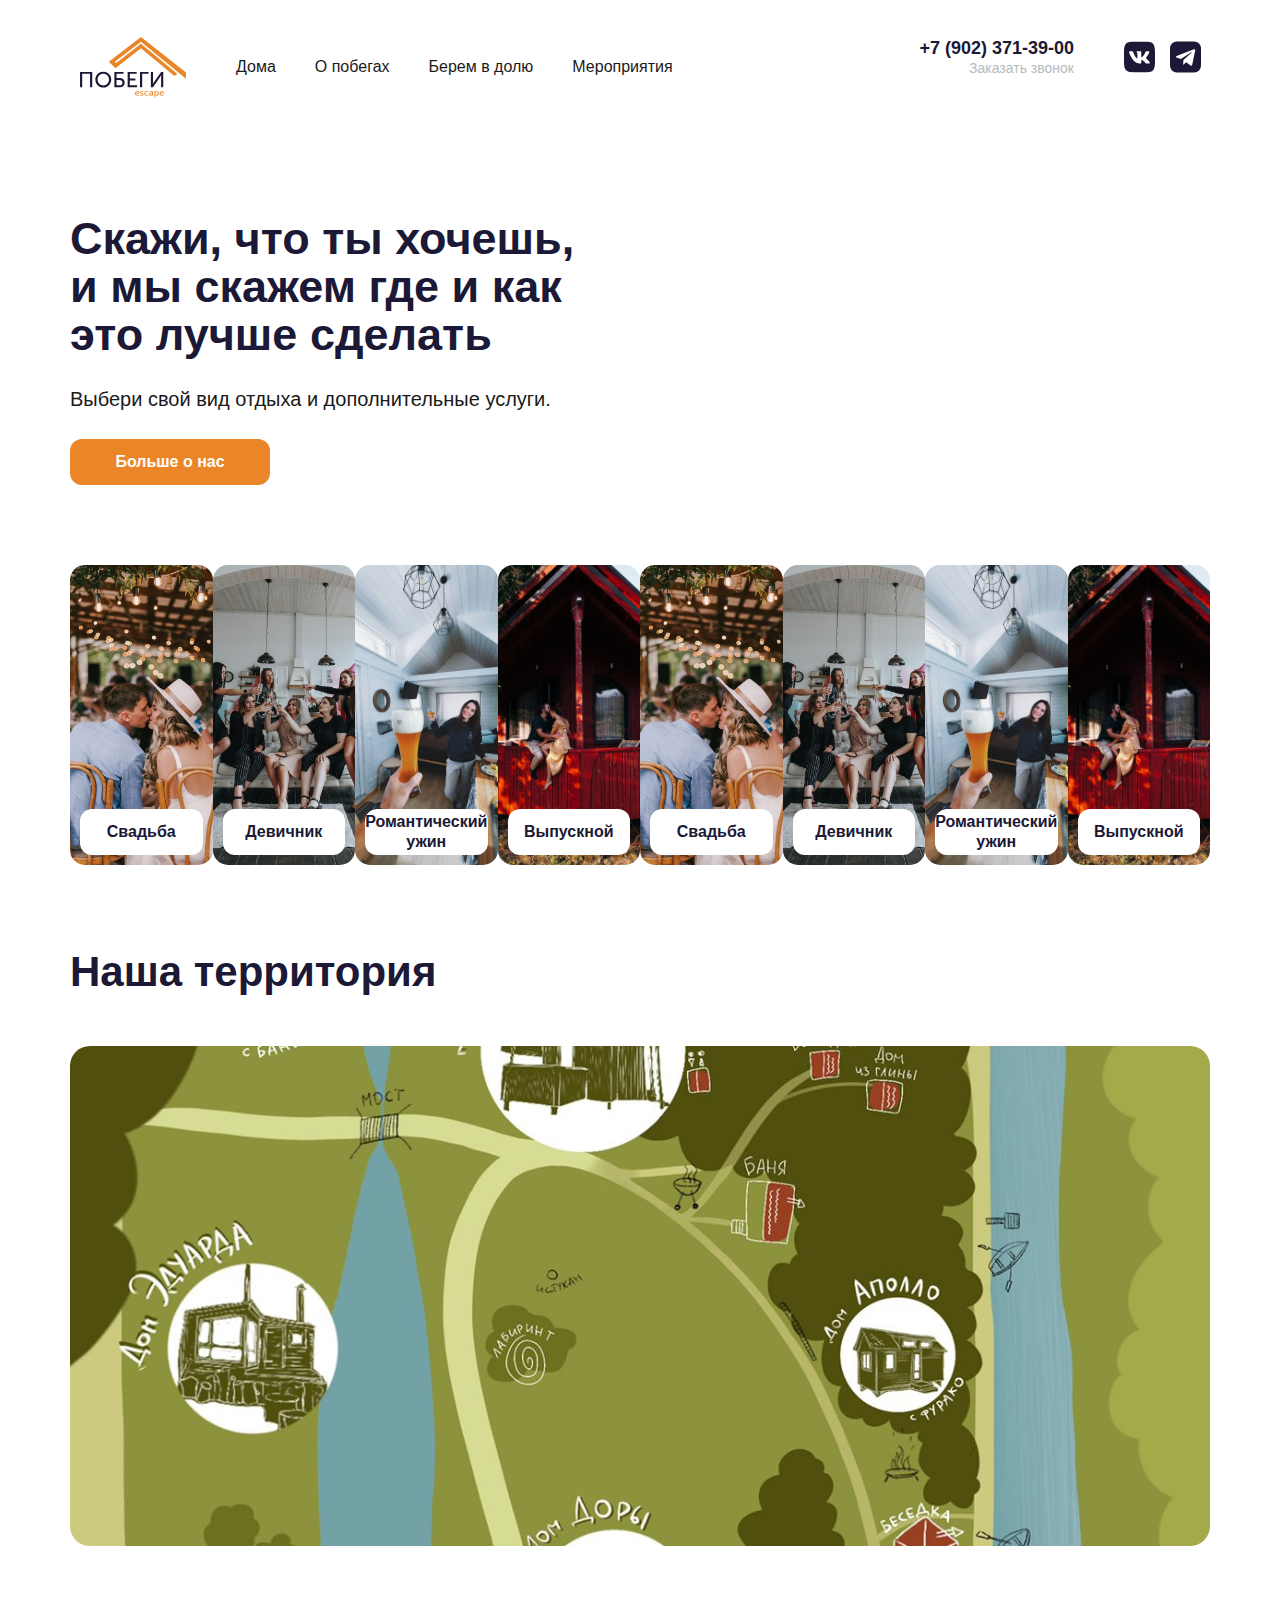
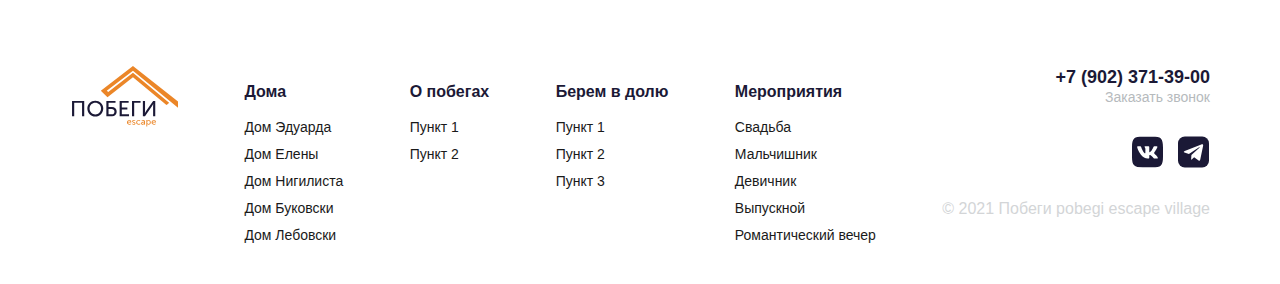
<file: index.html>
<!DOCTYPE html>
<html lang="en">
  <head>
    <meta charset="UTF-8" />
    <meta http-equiv="X-UA-Compatible" content="IE=edge" />
    <meta name="viewport" content="width=device-width, initial-scale=1.0" />
    <link rel="stylesheet" href="./static/stylesheets/styles.css" />
    <title>Главная</title>
  </head>
  <body>
    <header class="container">
      <nav class="navbar">
        <section class="navbar__column">
          <div class="navbar-logo__wrapper">
            <a href="#" class="navbar-logo">
              <img src="./static/img/svg/logo.svg" height="100%" width="auto" />
            </a>
          </div>
          <div class="navbar-menu__wrapper">
            <ul class="navbar-menu">
              <li class="navbar-menu__item">
                <a href="#">Дома</a>
              </li>
              <li class="navbar-menu__item">
                <a href="#">О побегах</a>
              </li>
              <li class="navbar-menu__item">
                <a href="#">Берем в долю</a>
              </li>
              <li class="navbar-menu__item">
                <a href="./event.html">Мероприятия</a>
              </li>
            </ul>
          </div>
        </section>
        <section class="menu-mobile">
          <ul class="navbar-menu__mobile">
            <li class="navbar-menu__item">
              <a href="#">Дома</a>
            </li>
            <li class="navbar-menu__item">
              <a href="#">О побегах</a>
            </li>
            <li class="navbar-menu__item">
              <a href="#">Берем в долю</a>
            </li>
            <li class="navbar-menu__item">
              <a href="./event.html">Мероприятия</a>
            </li>
          </ul>
        </section>
        <section class="navbar__column">
          <div class="navbar-phone">
            <div class="navbar-phone__phone">+7 (902) 371-39-00</div>
            <div class="navbar-phone__call">Заказать звонок</div>
          </div>
          <div class="navbar-social">
            <button
              class="navbar-social__link navbar-social__link__vk"
            ></button>
            <button
              class="navbar-social__link navbar-social__link__tlg"
            ></button>
          </div>
        </section>
      </nav>
    </header>
    <main class="container">
      <section class="greeting">
        <h1 class="greeting__header">
          Скажи, что ты хочешь, и мы скажем где и как это лучше сделать
        </h1>
        <p class="greeting__text">
          Выбери свой вид отдыха и дополнительные услуги.
        </p>
        <button class="btn btn-default">Больше о нас</button>
      </section>
      <section class="slider">
        <div class="slider__header">
          <div class="slider__controls">
            <div class="slider__controls__btn"></div>
            <div class="slider__controls__btn"></div>
            <div
              class="slider__controls__btn slider__controls__btn__active"
            ></div>
            <div class="slider__controls__btn"></div>
          </div>
        </div>
        <div class="slider__body">
          <div class="slider__card">
            <div
              class="slider__card__body"
              style="background-image: url('./static/img/png/wedding.png')"
            >
              <button class="btn btn-white slider-btn" onclick="window.location.href='./event.html';">Свадьба</button>
            </div>
          </div>
          <div class="slider__card">
            <div
              class="slider__card__body"
              style="background-image: url('./static/img/png/girls.jpg')"
            >
              <button class="btn btn-white slider-btn" onclick="window.location.href='./event.html';">Девичник</button>
            </div>
          </div>
          <div class="slider__card">
            <div
              class="slider__card__body"
              style="background-image: url('./static/img/png/romantic.png')"
            >
              <button class="btn btn-white slider-btn" onclick="window.location.href='./event.html';">
                Романтический ужин
              </button>
            </div>
          </div>
          <div class="slider__card">
            <div
              class="slider__card__body"
              style="background-image: url('./static/img/png/ending.jpg')"
            >
              <button class="btn btn-white slider-btn" onclick="window.location.href='./event.html';">Выпускной</button>
            </div>
          </div>
        
          <div class="slider__card">
            <div
              class="slider__card__body"
              style="background-image: url('./static/img/png/wedding.png')"
            >
              <button class="btn btn-white slider-btn" onclick="window.location.href='./event.html';">Свадьба</button>
            </div>
          </div>
          <div class="slider__card">
            <div
              class="slider__card__body"
              style="background-image: url('./static/img/png/girls.jpg')"
            >
              <button class="btn btn-white slider-btn" onclick="window.location.href='./event.html';">Девичник</button>
            </div>
          </div>
          <div class="slider__card">
            <div
              class="slider__card__body"
              style="background-image: url('./static/img/png/romantic.png')"
            >
              <button class="btn btn-white slider-btn" onclick="window.location.href='./event.html';">
                Романтический ужин
              </button>
            </div>
          </div>
          <div class="slider__card">
            <div
              class="slider__card__body"
              style="background-image: url('./static/img/png/ending.jpg')"
            >
              <button class="btn btn-white slider-btn" onclick="window.location.href='./event.html';">Выпускной</button>
            </div>
          </div>
        </div>
      </section>
      <section class="map-section">
        <h1 class="header">Наша территория</h1>
        <div class="map"></div>
      </section>

      <!-- <section class="why">
        <h1 class="header">Почему у нас лучше</h1>
        <div class="why__wrapper"></div>
      </section> -->
    </main>
    <footer class="container">
      <nav class="footer">
        <section class="footer__column">
          <a href="#" class="navbar-logo">
            <img src="./static/img/svg/logo.svg" height="100%" width="auto" />
          </a>
        </section>
        <section class="footer__column footer__column__menu">
          <h6 class="footer__column__header">Дома</h6>
          <ul class="footer__menu">
            <li class="footer__menu__item">
              <a href="#"> Дом Эдуарда </a>
            </li>
            <li class="footer__menu__item">
              <a href="#"> Дом Елены </a>
            </li>
            <li class="footer__menu__item">
              <a href="#"> Дом Нигилиста </a>
            </li>
            <li class="footer__menu__item">
              <a href="#"> Дом Буковски </a>
            </li>
            <li class="footer__menu__item">
              <a href="#"> Дом Лебовски </a>
            </li>
          </ul>
        </section>
        <section class="footer__column footer__column__menu">
          <h6 class="footer__column__header">О побегах</h6>
          <ul class="footer__menu">
            <li class="footer__menu__item">
              <a href="#"> Пункт 1 </a>
            </li>
            <li class="footer__menu__item">
              <a href="#"> Пункт 2 </a>
            </li>
          </ul>
        </section>
        <section class="footer__column footer__column__menu">
          <h6 class="footer__column__header">Берем в долю</h6>
          <ul class="footer__menu">
            <li class="footer__menu__item">
              <a href="#"> Пункт 1 </a>
            </li>
            <li class="footer__menu__item">
              <a href="#"> Пункт 2 </a>
            </li>
            <li class="footer__menu__item">
              <a href="#"> Пункт 3 </a>
            </li>
          </ul>
        </section>
        <section class="footer__column footer__column__menu">
          <h6 class="footer__column__header">Мероприятия</h6>
          <ul class="footer__menu">
            <li class="footer__menu__item">
              <a href="#"> Свадьба </a>
            </li>
            <li class="footer__menu__item">
              <a href="#"> Мальчишник </a>
            </li>
            <li class="footer__menu__item">
              <a href="#"> Девичник </a>
            </li>
            <li class="footer__menu__item">
              <a href="#"> Выпускной </a>
            </li>
            <li class="footer__menu__item">
              <a href="#"> Романтический вечер </a>
            </li>
          </ul>
        </section>
        <section class="footer__column footer__column__right">
          <div class="navbar-phone">
            <div class="navbar-phone__phone">+7 (902) 371-39-00</div>
            <div class="navbar-phone__call">Заказать звонок</div>
          </div>
          <div class="navbar-social">
            <button
              class="navbar-social__link navbar-social__link__vk"
            ></button>
            <button
              class="navbar-social__link navbar-social__link__tlg"
            ></button>
          </div>
          <div class="copyright">© 2021 Побеги pobegi escape village</div>
        </section>
      </nav>
    </footer>
  </body>
</html>
</file>
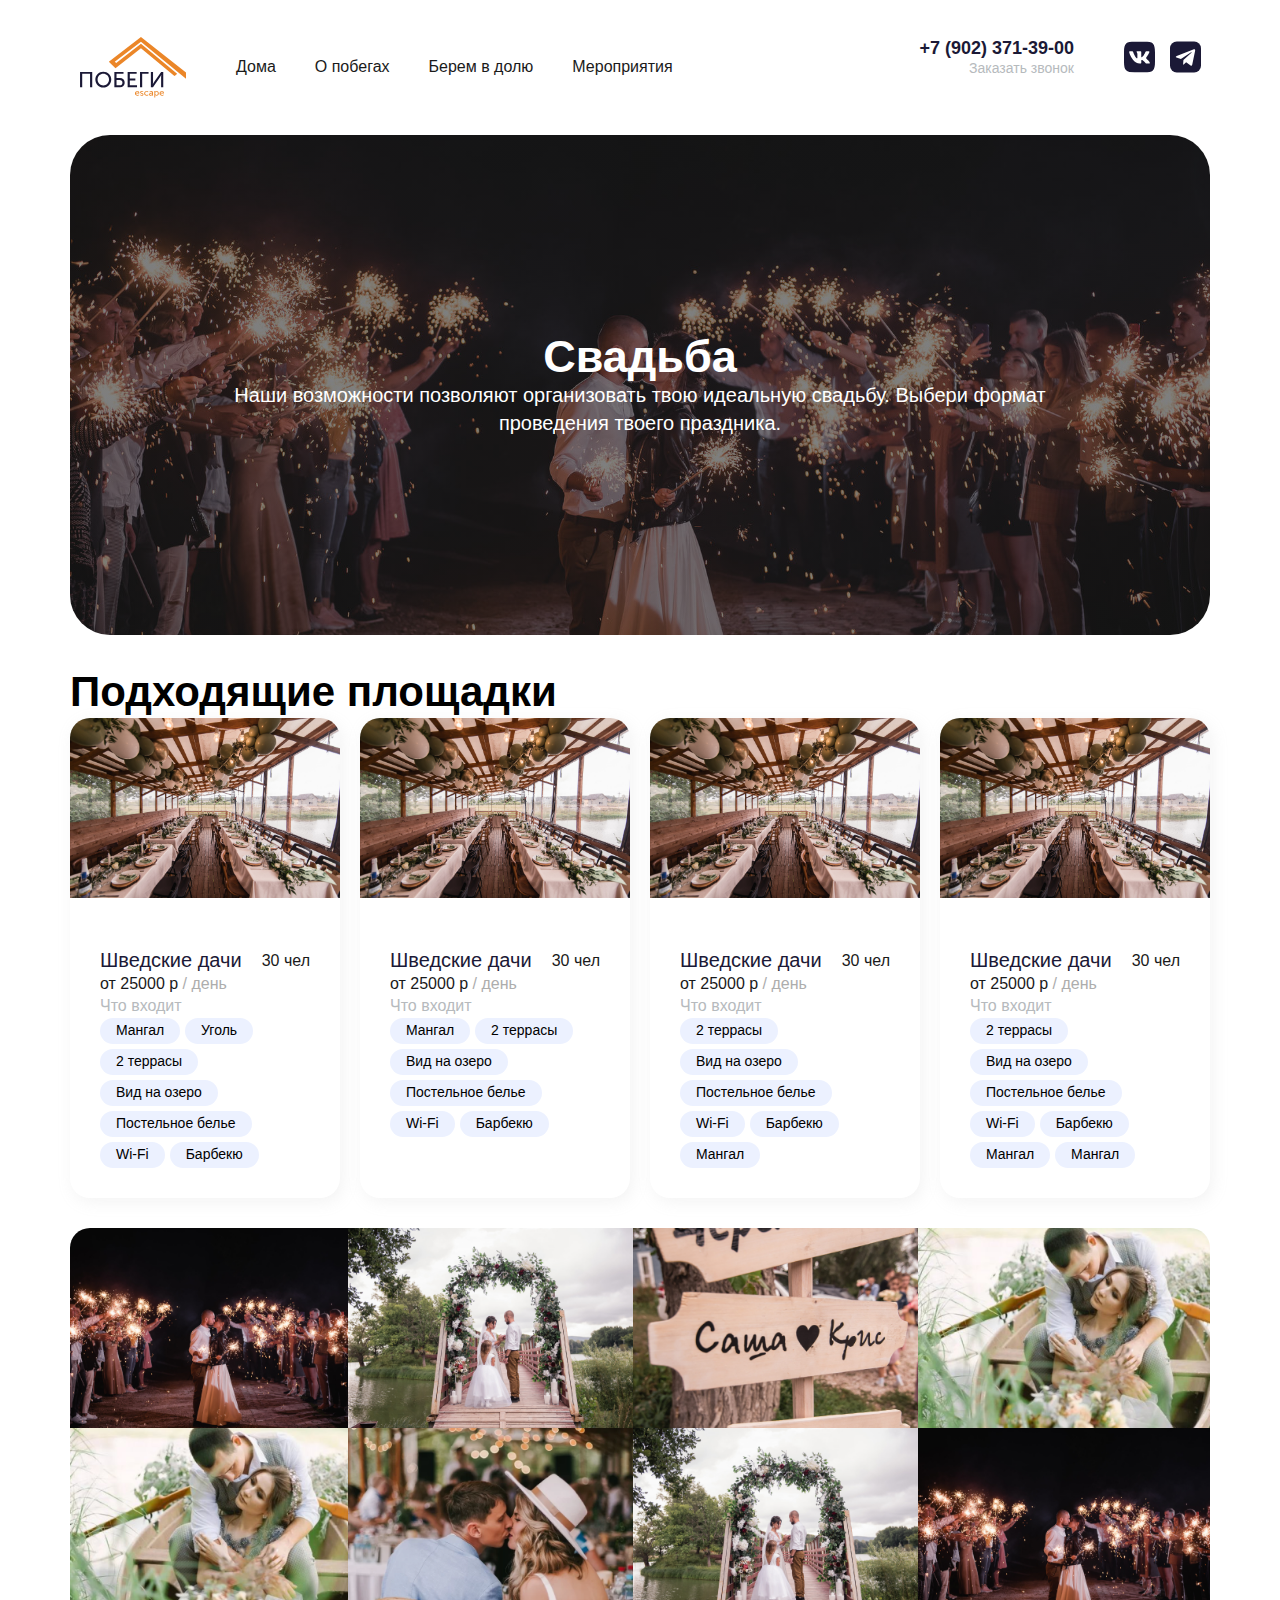
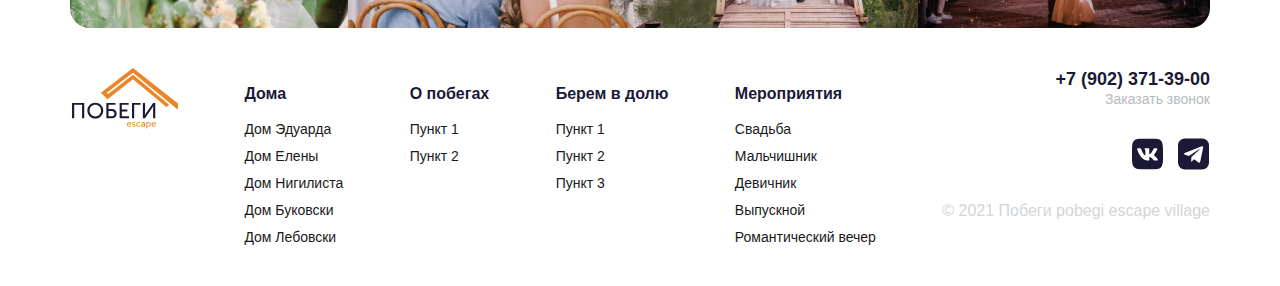
<file: event.html>
<!DOCTYPE html>
<html lang="en">
  <head>
    <meta charset="UTF-8" />
    <meta http-equiv="X-UA-Compatible" content="IE=edge" />
    <meta name="viewport" content="width=device-width, initial-scale=1.0" />
    <link rel="stylesheet" href="./static/stylesheets/styles.css" />
    <title>Свадьба</title>
  </head>
  <body>
    <header class="container">
      <nav class="navbar">
        <section class="navbar__column">
          <div class="navbar-logo__wrapper">
            <a href="#" class="navbar-logo">
              <img src="./static/img/svg/logo.svg" height="100%" width="auto" />
            </a>
          </div>
          <div class="navbar-menu__wrapper">
            <ul class="navbar-menu">
              <li class="navbar-menu__item">
                <a href="#">Дома</a>
              </li>
              <li class="navbar-menu__item">
                <a href="#">О побегах</a>
              </li>
              <li class="navbar-menu__item">
                <a href="#">Берем в долю</a>
              </li>
              <li class="navbar-menu__item">
                <a href="#">Мероприятия</a>
              </li>
            </ul>
          </div>
        </section>
        <section class="menu-mobile">
          <ul class="navbar-menu__mobile">
            <li class="navbar-menu__item">
              <a href="#">Дома</a>
            </li>
            <li class="navbar-menu__item">
              <a href="#">О побегах</a>
            </li>
            <li class="navbar-menu__item">
              <a href="#">Берем в долю</a>
            </li>
            <li class="navbar-menu__item">
              <a href="./event.html">Мероприятия</a>
            </li>
          </ul>
        </section>
        <section class="navbar__column">
          <div class="navbar-phone">
            <div class="navbar-phone__phone">+7 (902) 371-39-00</div>
            <div class="navbar-phone__call">Заказать звонок</div>
          </div>
          <div class="navbar-social">
            <button
              class="navbar-social__link navbar-social__link__vk"
            ></button>
            <button
              class="navbar-social__link navbar-social__link__tlg"
            ></button>
          </div>
        </section>
      </nav>
    </header>
    <main class="container">
      <section
        class="banner p-3"
        style="
          background: linear-gradient(
              0deg,
              rgba(29, 29, 29, 0.56),
              rgba(29, 29, 29, 0.56)
            ),
            center / cover no-repeat url('./static/img/png/banner/wedding.jpeg');
        "
      >
        <h1 class="banner__header">Свадьба</h1>
        <p class="banner__text">
          Наши возможности позволяют организовать твою идеальную свадьбу. Выбери
          формат проведения твоего праздника.
        </p>
      </section>
      <section class="p-3">
        <h2 class="section__header">Подходящие площадки</h2>
        <div class="cards">
          <div class="card" onclick="window.location.href='./house.html';">
            <div class="card__img-wrapper">
              <img src="./static/img/png/cards/sweden.jpeg" alt="" />
            </div>
            <div class="card__body">
              <div class="card__top">
                <h4 class="card__header">Шведские дачи</h4>
                <span class="capacity">30 чел</span>
              </div>
              <p class="price">
                от 25000 р <span class="text-grey">/ день</span>
              </p>
              <div class="options-wrapper">
                <h6 class="options__header">Что входит</h6>
                <div class="options">
                  <div class="option">Мангал</div>
                  <div class="option">Уголь</div>
                  <div class="option">2 террасы</div>
                  <div class="option">Вид на озеро</div>
                  <div class="option">Постельное белье</div>
                  <div class="option">Wi-Fi</div>
                  <div class="option">Барбекю</div>
                </div>
              </div>
            </div>
          </div>
          <div class="card" onclick="window.location.href='./house.html';">
            <div class="card__img-wrapper">
              <img src="./static/img/png/cards/sweden.jpeg" alt="" />
            </div>
            <div class="card__body">
              <div class="card__top">
                <h4 class="card__header">Шведские дачи</h4>
                <span class="capacity">30 чел</span>
              </div>
              <p class="price">
                от 25000 р <span class="text-grey">/ день</span>
              </p>
              <div class="options-wrapper">
                <h6 class="options__header">Что входит</h6>
                <div class="options">
                  <div class="option">Мангал</div>
                  <div class="option">2 террасы</div>
                  <div class="option">Вид на озеро</div>
                  <div class="option">Постельное белье</div>
                  <div class="option">Wi-Fi</div>
                  <div class="option">Барбекю</div>
                </div>
              </div>
            </div>
          </div>
          <div class="card" onclick="window.location.href='./house.html';">
            <div class="card__img-wrapper">
              <img src="./static/img/png/cards/sweden.jpeg" alt="" />
            </div>
            <div class="card__body">
              <div class="card__top">
                <h4 class="card__header">Шведские дачи</h4>
                <span class="capacity">30 чел</span>
              </div>
              <p class="price">
                от 25000 р <span class="text-grey">/ день</span>
              </p>
              <div class="options-wrapper">
                <h6 class="options__header">Что входит</h6>
                <div class="options">
                  <div class="option">2 террасы</div>
                  <div class="option">Вид на озеро</div>
                  <div class="option">Постельное белье</div>
                  <div class="option">Wi-Fi</div>
                  <div class="option">Барбекю</div>
                  <div class="option">Мангал</div>
                </div>
              </div>
            </div>
          </div>
          <div class="card" onclick="window.location.href='./house.html';">
            <div class="card__img-wrapper">
              <img src="./static/img/png/cards/sweden.jpeg" alt="" />
            </div>
            <div class="card__body">
              <div class="card__top">
                <h4 class="card__header">Шведские дачи</h4>
                <span class="capacity">30 чел</span>
              </div>
              <p class="price">
                от 25000 р <span class="text-grey">/ день</span>
              </p>
              <div class="options-wrapper">
                <h6 class="options__header">Что входит</h6>
                <div class="options">
                  <div class="option">2 террасы</div>
                  <div class="option">Вид на озеро</div>
                  <div class="option">Постельное белье</div>
                  <div class="option">Wi-Fi</div>
                  <div class="option">Барбекю</div>
                  <div class="option">Мангал</div>
                  <div class="option">Мангал</div>
                </div>
              </div>
            </div>
          </div>
        </div>
      </section>
      <section class="gallery">
        <div class="gallery-top">
          <div class="gallery__picture-wrapper">
            <img src="./static/img/png/gallery/1.png" alt="" />
          </div>
          <div class="gallery__picture-wrapper">
            <img src="./static/img/png/gallery/2.png" alt="" />
          </div>
          <div class="gallery__picture-wrapper">
            <img src="./static/img/png/gallery/3.png" alt="" />
          </div>
          <div class="gallery__picture-wrapper">
            <img src="./static/img/png/gallery/4.png" alt="" />
          </div>
        </div>
        <div class="gallery-bottom">
          <div class="gallery__picture-wrapper">
            <img src="./static/img/png/gallery/4.png" alt="" />
          </div>
          <div class="gallery__picture-wrapper">
            <img src="./static/img/png/gallery/5.png" alt="" />
          </div>
          <div class="gallery__picture-wrapper">
            <img src="./static/img/png/gallery/2.png" alt="" />
          </div>
          <div class="gallery__picture-wrapper">
            <img src="./static/img/png/gallery/1.png" alt="" />
          </div>
        </div>
      </section>
    </main>
    <footer class="container">
      <nav class="footer">
        <section class="footer__column">
          <a href="#" class="navbar-logo">
            <img src="./static/img/svg/logo.svg" height="100%" width="auto" />
          </a>
        </section>
        <section class="footer__column footer__column__menu">
          <h6 class="footer__column__header">Дома</h6>
          <ul class="footer__menu">
            <li class="footer__menu__item">
              <a href="#"> Дом Эдуарда </a>
            </li>
            <li class="footer__menu__item">
              <a href="#"> Дом Елены </a>
            </li>
            <li class="footer__menu__item">
              <a href="#"> Дом Нигилиста </a>
            </li>
            <li class="footer__menu__item">
              <a href="#"> Дом Буковски </a>
            </li>
            <li class="footer__menu__item">
              <a href="#"> Дом Лебовски </a>
            </li>
          </ul>
        </section>
        <section class="footer__column footer__column__menu">
          <h6 class="footer__column__header">О побегах</h6>
          <ul class="footer__menu">
            <li class="footer__menu__item">
              <a href="#"> Пункт 1 </a>
            </li>
            <li class="footer__menu__item">
              <a href="#"> Пункт 2 </a>
            </li>
          </ul>
        </section>
        <section class="footer__column footer__column__menu">
          <h6 class="footer__column__header">Берем в долю</h6>
          <ul class="footer__menu">
            <li class="footer__menu__item">
              <a href="#"> Пункт 1 </a>
            </li>
            <li class="footer__menu__item">
              <a href="#"> Пункт 2 </a>
            </li>
            <li class="footer__menu__item">
              <a href="#"> Пункт 3 </a>
            </li>
          </ul>
        </section>
        <section class="footer__column footer__column__menu">
          <h6 class="footer__column__header">Мероприятия</h6>
          <ul class="footer__menu">
            <li class="footer__menu__item">
              <a href="#"> Свадьба </a>
            </li>
            <li class="footer__menu__item">
              <a href="#"> Мальчишник </a>
            </li>
            <li class="footer__menu__item">
              <a href="#"> Девичник </a>
            </li>
            <li class="footer__menu__item">
              <a href="#"> Выпускной </a>
            </li>
            <li class="footer__menu__item">
              <a href="#"> Романтический вечер </a>
            </li>
          </ul>
        </section>
        <section class="footer__column footer__column__right">
          <div class="navbar-phone">
            <div class="navbar-phone__phone">+7 (902) 371-39-00</div>
            <div class="navbar-phone__call">Заказать звонок</div>
          </div>
          <div class="navbar-social">
            <button
              class="navbar-social__link navbar-social__link__vk"
            ></button>
            <button
              class="navbar-social__link navbar-social__link__tlg"
            ></button>
          </div>
          <div class="copyright">© 2021 Побеги pobegi escape village</div>
        </section>
      </nav>
    </footer>
  </body>
</html>
</file>
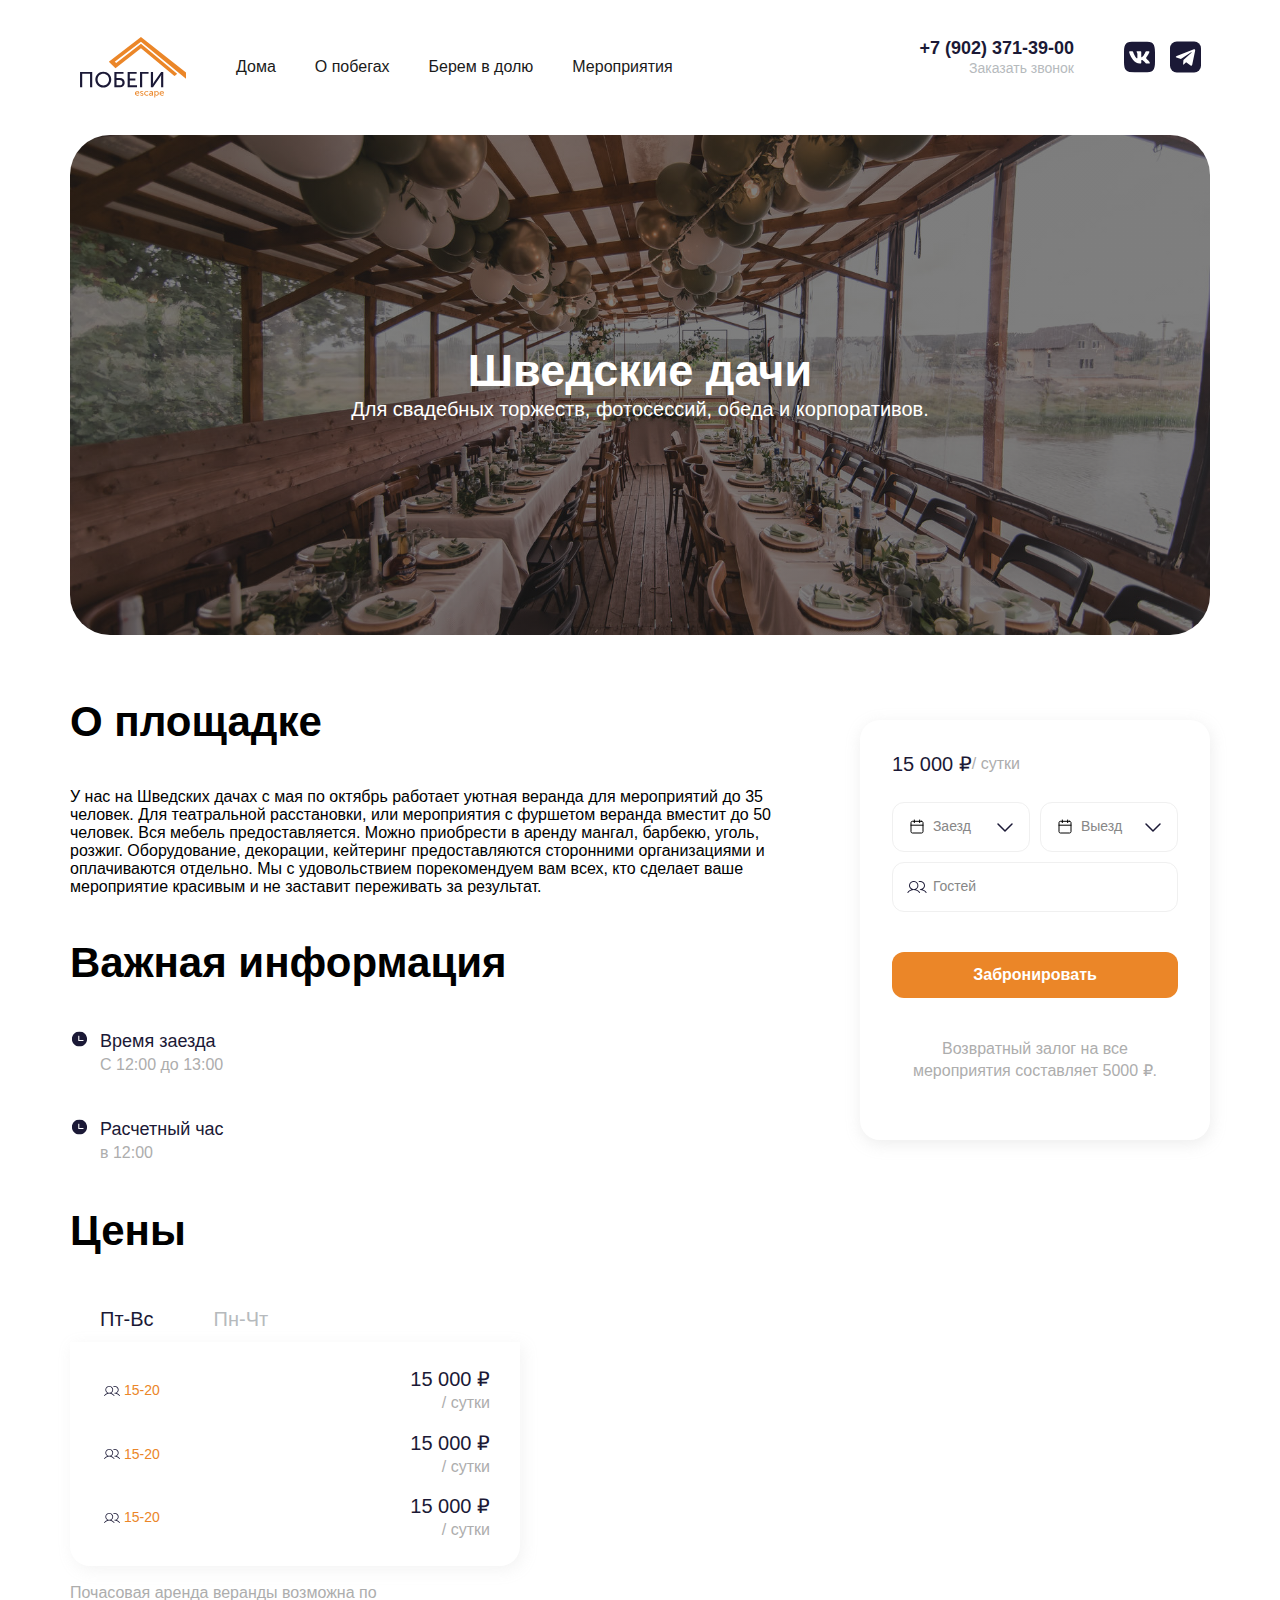
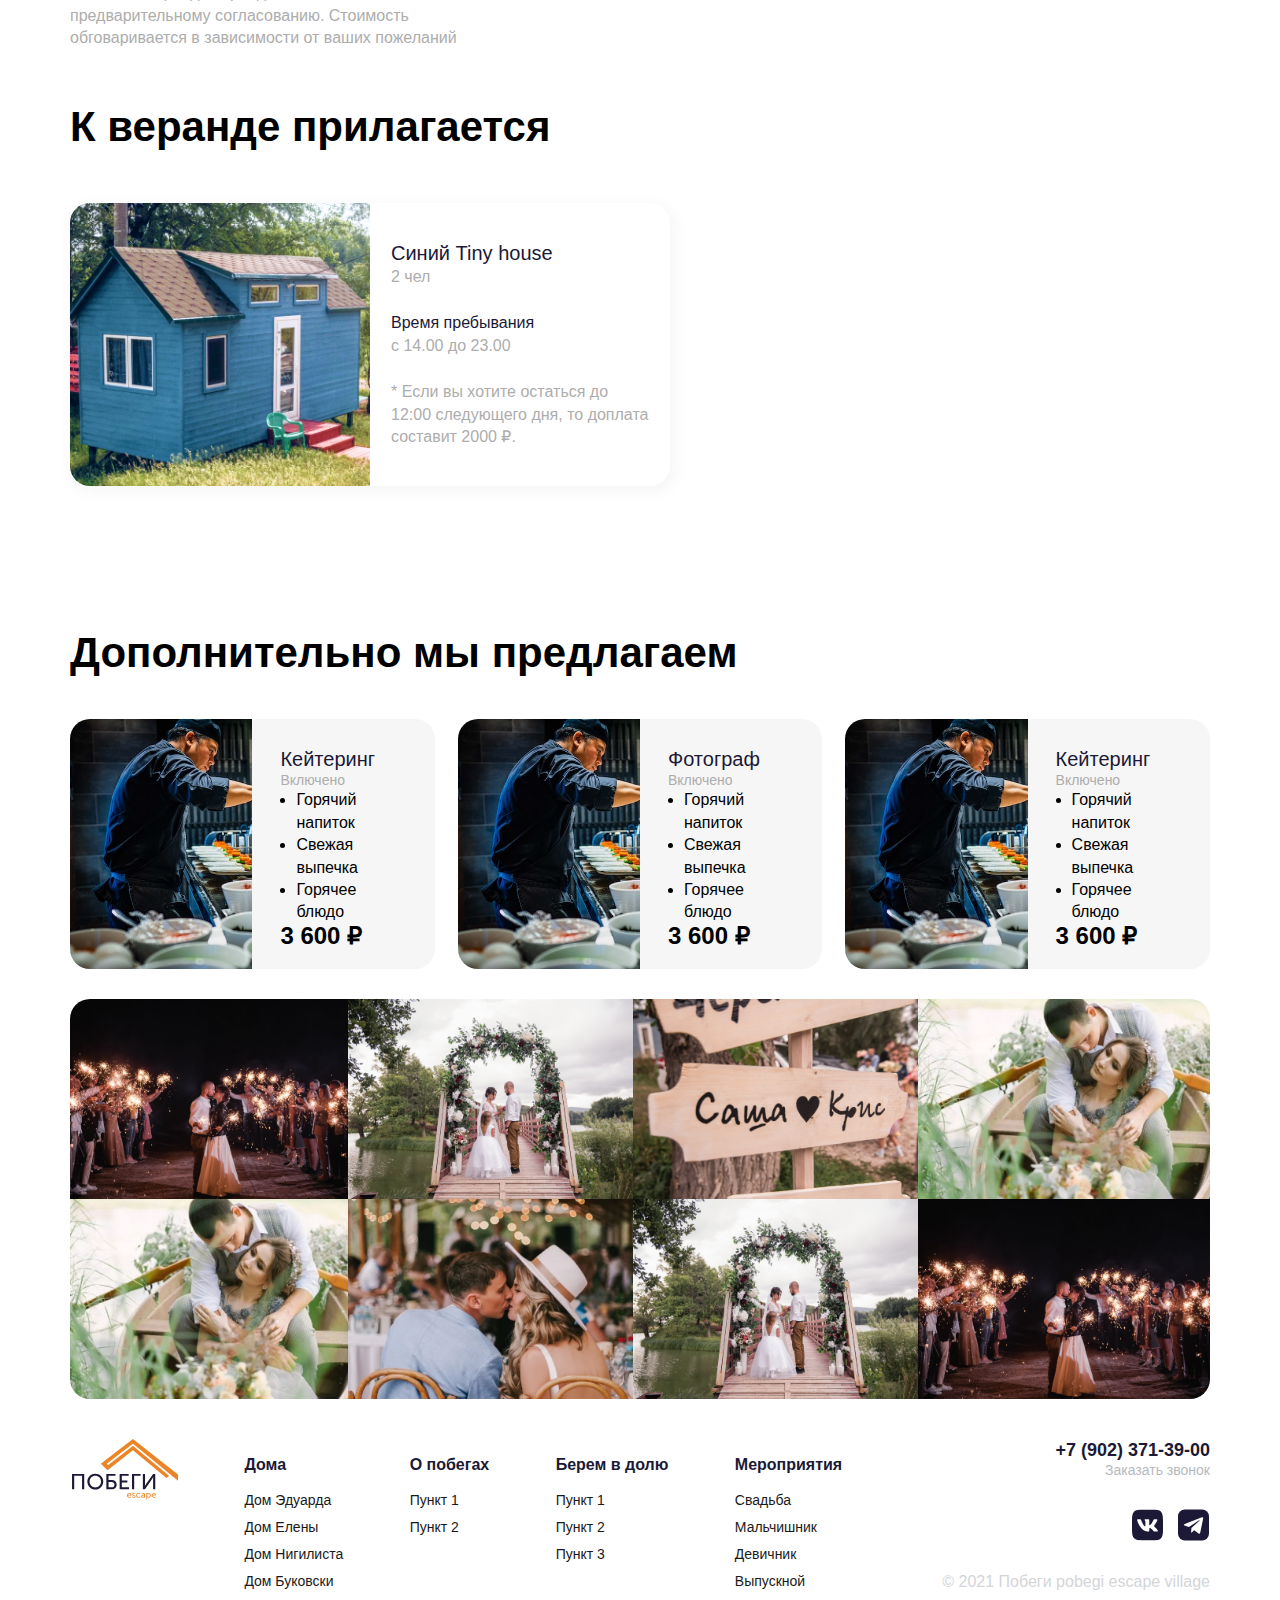
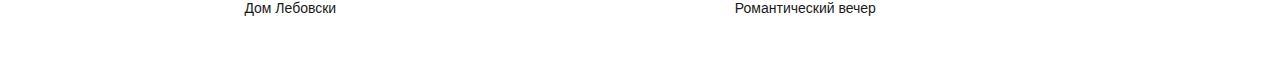
<file: house.html>
<!DOCTYPE html>
<html lang="en">
  <head>
    <meta charset="UTF-8" />
    <meta http-equiv="X-UA-Compatible" content="IE=edge" />
    <meta name="viewport" content="width=device-width, initial-scale=1.0" />
    <link rel="stylesheet" href="./static/stylesheets/styles.css" />
    <title>Свадьба</title>
  </head>
  <body>
    <header class="container">
      <nav class="navbar">
        <section class="navbar__column">
          <div class="navbar-logo__wrapper">
            <a href="#" class="navbar-logo">
              <img src="./static/img/svg/logo.svg" height="100%" width="auto" />
            </a>
          </div>
          <div class="navbar-menu__wrapper">
            <ul class="navbar-menu">
              <li class="navbar-menu__item">
                <a href="#">Дома</a>
              </li>
              <li class="navbar-menu__item">
                <a href="#">О побегах</a>
              </li>
              <li class="navbar-menu__item">
                <a href="#">Берем в долю</a>
              </li>
              <li class="navbar-menu__item">
                <a href="#">Мероприятия</a>
              </li>
            </ul>
          </div>
        </section>
        <section class="navbar__column">
          <div class="navbar-phone">
            <div class="navbar-phone__phone">+7 (902) 371-39-00</div>
            <div class="navbar-phone__call">Заказать звонок</div>
          </div>
          <div class="navbar-social">
            <button
              class="navbar-social__link navbar-social__link__vk"
            ></button>
            <button
              class="navbar-social__link navbar-social__link__tlg"
            ></button>
          </div>
        </section>
      </nav>
    </header>
    <main class="container">
      <section
        class="banner p-3"
        style="
          background: linear-gradient(
              0deg,
              rgba(29, 29, 29, 0.56),
              rgba(29, 29, 29, 0.56)
            ),
            center / cover no-repeat url('./static/img/png/banner/sweden.jpeg');
        "
      >
        <h1 class="banner__header">Шведские дачи</h1>
        <p class="banner__text">
          Для свадебных торжеств, фотосессий, обеда и корпоративов.
        </p>
      </section>

      <section class="house__body p-3">
        <div class="house__info">
          <h2 class="section__header">О площадке</h2>
          <p>
            У нас на Шведских дачах с мая по октябрь работает уютная веранда для
            мероприятий до 35 человек. Для театральной расстановки,
            или мероприятия с фуршетом веранда вместит до 50 человек. Вся мебель
            предоставляется. Можно приобрести в аренду мангал, барбекю, уголь,
            розжиг. Оборудование, декорации, кейтеринг предоставляются
            сторонними организациями и оплачиваются отдельно. Мы с удовольствием
            порекомендуем вам всех, кто сделает ваше мероприятие красивым и не
            заставит переживать за результат.
          </p>
          <h2 class="section__header">Важная информация</h2>
          <div class="time-block">
            <div class="time-block__body">
              <h6 class="time-block__header">Время заезда</h6>
              <span class="text-grey">С 12:00 до 13:00</span>
            </div>
          </div>
          <div class="time-block">
            <div class="time-block__body">
              <h6 class="time-block__header">Расчетный час</h6>
              <span class="text-grey">в 12:00</span>
            </div>
          </div>
          <h2 class="section__header">Цены</h2>
          <div class="price-list__block">
            <div class="price-list__header">
              <div class="price-list__tab active">Пт-Вс</div>
              <div class="price-list__tab">Пн-Чт</div>
            </div>
            <div class="price-list__body">
              <div class="price-list__item">
                <div class="price-list__item__capacity">15-20</div>
                <div class="price-list__price">
                  15 000 ₽
                  <div class="text-grey">/ сутки</div>
                </div>
              </div>
              <div class="price-list__item">
                <div class="price-list__item__capacity">15-20</div>
                <div class="price-list__price">
                  15 000 ₽
                  <div class="text-grey">/ сутки</div>
                </div>
              </div>
              <div class="price-list__item">
                <div class="price-list__item__capacity">15-20</div>
                <div class="price-list__price">
                  15 000 ₽
                  <div class="text-grey">/ сутки</div>
                </div>
              </div>
            </div>
            <div class="price-list__footer text-grey">
              Почасовая аренда веранды возможна по предварительному
              согласованию. Стоимость обговаривается в зависимости
              от ваших пожеланий
            </div>
          </div>
        </div>
        <div class="col">
          <div class="booking__card">
            <div class="booking__price">
              15 000 ₽<span class="text-grey">/ сутки</span>
            </div>
            <div class="col">
              <div class="row">
                <div class="form-control form-control__date">
                  <span>Заезд</span>
                </div>
                <div class="form-control form-control__date">
                  <span>Выезд</span>
                </div>
              </div>
              <div class="row">
                <div class="form-control form-control__guests">
                  <span>Гостей</span>
                </div>
              </div>
              <div class="row m-3">
                <button class="btn btn-default btn-wide">Забронировать</button>
              </div>
              <div class="text-center text-grey">
                <p>Возвратный залог на все мероприятия составляет 5000 ₽.</p>
              </div>
            </div>
          </div>
        </div>
        <div>
          <h2 class="section__header">К веранде прилагается</h2>
          <div class="additional__wrapper">
            <div class="additional__card">
              
                <img class="additional__card__img" src="./static/img/png/add_house.png" alt="" />
              
              <div class="additional__card__body">
                <div class="body__item">
                  <h4 class="card__header">Синий Tiny house</h4>
                  <p class="text-grey">2 чел</p>
                </div>
                <div class="body__item">
                  <b class="text-bold">Время пребывания</b>
                  <p class="text-grey">с 14.00 до 23.00</p>
                </div>
                <div class="body__item">
                  <p class="text-grey note">
                    Если вы хотите остаться до 12:00 следующего дня, то доплата
                    составит 2000 ₽.
                  </p>
                </div>
              </div>
            </div>
          </div>
        </div>
      </section>
      <section class="service-cards__section">
        <h2 class="section__header">Дополнительно мы предлагаем</h2>
        <div class="service-cards__wrapper">
          <div class="service-card">
            <div class="service-card__img">
              <img src="./static/img/png/cards/catering.jpeg" alt="">
            </div>
            <div class="service-card__body">
              <h4 class="card__header">Кейтеринг</h4>
              <p class="text-grey small">Включено</p>
              <ul class="service-card__list">
                <li>Горячий напиток</li>
                <li>Свежая выпечка</li>
                <li>Горячее блюдо</li>
              </ul>
              <p class="service-card__price">3 600 ₽</p>
            </div>
          </div>
          <div class="service-card">
            <div class="service-card__img">
              <img src="./static/img/png/cards/catering.jpeg" alt="">
            </div>
            <div class="service-card__body">
              <h4 class="card__header">Фотограф</h4>
              <p class="text-grey small">Включено</p>
              <ul class="service-card__list">
                <li>Горячий напиток</li>
                <li>Свежая выпечка</li>
                <li>Горячее блюдо</li>
              </ul>
              <p class="service-card__price">3 600 ₽</p>
            </div>
          </div>
          <div class="service-card">
            <div class="service-card__img">
              <img src="./static/img/png/cards/catering.jpeg" alt="">
            </div>
            <div class="service-card__body">
              <h4 class="card__header">Кейтеринг</h4>
              <p class="text-grey small">Включено</p>
              <ul class="service-card__list">
                <li>Горячий напиток</li>
                <li>Свежая выпечка</li>
                <li>Горячее блюдо</li>
              </ul>
              <p class="service-card__price">3 600 ₽</p>
            </div>
          </div>
        </div>
      </section>
      <section class="gallery">
        <div class="gallery-top">
          <div class="gallery__picture-wrapper">
            <img src="./static/img/png/gallery/1.png" alt="" />
          </div>
          <div class="gallery__picture-wrapper">
            <img src="./static/img/png/gallery/2.png" alt="" />
          </div>
          <div class="gallery__picture-wrapper">
            <img src="./static/img/png/gallery/3.png" alt="" />
          </div>
          <div class="gallery__picture-wrapper">
            <img src="./static/img/png/gallery/4.png" alt="" />
          </div>
        </div>
        <div class="gallery-bottom">
          <div class="gallery__picture-wrapper">
            <img src="./static/img/png/gallery/4.png" alt="" />
          </div>
          <div class="gallery__picture-wrapper">
            <img src="./static/img/png/gallery/5.png" alt="" />
          </div>
          <div class="gallery__picture-wrapper">
            <img src="./static/img/png/gallery/2.png" alt="" />
          </div>
          <div class="gallery__picture-wrapper">
            <img src="./static/img/png/gallery/1.png" alt="" />
          </div>
        </div>
      </section>
    </main>
    <footer class="container">
      <nav class="footer">
        <section class="footer__column">
          <a href="#" class="navbar-logo">
            <img src="./static/img/svg/logo.svg" height="100%" width="auto" />
          </a>
        </section>
        <section class="footer__column">
          <h6 class="footer__column__header">Дома</h6>
          <ul class="footer__menu">
            <li class="footer__menu__item">
              <a href="#"> Дом Эдуарда </a>
            </li>
            <li class="footer__menu__item">
              <a href="#"> Дом Елены </a>
            </li>
            <li class="footer__menu__item">
              <a href="#"> Дом Нигилиста </a>
            </li>
            <li class="footer__menu__item">
              <a href="#"> Дом Буковски </a>
            </li>
            <li class="footer__menu__item">
              <a href="#"> Дом Лебовски </a>
            </li>
          </ul>
        </section>
        <section class="footer__column">
          <h6 class="footer__column__header">О побегах</h6>
          <ul class="footer__menu">
            <li class="footer__menu__item">
              <a href="#"> Пункт 1 </a>
            </li>
            <li class="footer__menu__item">
              <a href="#"> Пункт 2 </a>
            </li>
          </ul>
        </section>
        <section class="footer__column">
          <h6 class="footer__column__header">Берем в долю</h6>
          <ul class="footer__menu">
            <li class="footer__menu__item">
              <a href="#"> Пункт 1 </a>
            </li>
            <li class="footer__menu__item">
              <a href="#"> Пункт 2 </a>
            </li>
            <li class="footer__menu__item">
              <a href="#"> Пункт 3 </a>
            </li>
          </ul>
        </section>
        <section class="footer__column">
          <h6 class="footer__column__header">Мероприятия</h6>
          <ul class="footer__menu">
            <li class="footer__menu__item">
              <a href="#"> Свадьба </a>
            </li>
            <li class="footer__menu__item">
              <a href="#"> Мальчишник </a>
            </li>
            <li class="footer__menu__item">
              <a href="#"> Девичник </a>
            </li>
            <li class="footer__menu__item">
              <a href="#"> Выпускной </a>
            </li>
            <li class="footer__menu__item">
              <a href="#"> Романтический вечер </a>
            </li>
          </ul>
        </section>
        <section class="footer__column footer__column__right">
          <div class="navbar-phone">
            <div class="navbar-phone__phone">+7 (902) 371-39-00</div>
            <div class="navbar-phone__call">Заказать звонок</div>
          </div>
          <div class="navbar-social">
            <button
              class="navbar-social__link navbar-social__link__vk"
            ></button>
            <button
              class="navbar-social__link navbar-social__link__tlg"
            ></button>
          </div>
          <div class="copyright">© 2021 Побеги pobegi escape village</div>
        </section>
      </nav>
    </footer>
  </body>
</html>
</file>
<file: static/stylesheets/styles.css>
@import "./all_unset.css";
@import "./navbar.css";
@import "./service-cards.css";

.p-3 {
  padding: 30px 0;
}

.m-3 {
  margin: 30px 0;
}

@import url("https://fonts.googleapis.com/css2?family=Open+Sans:wght@400;500;700&display=swap");

.banner {
  font-family: "Open Sans", sans-serif;
  width: 100%;
  height: 500px;
  background-size: contain;
  background-position: center;
  border-radius: 40px;
  display: flex;
  flex-direction: column;
  justify-content: center;
  align-items: center;
}

.banner__header {
  font-style: normal;
  font-weight: 700;
  font-size: 45px;
  line-height: 107.7%;
  text-align: center;
  color: #ffffff;
}

.banner__text {
  font-style: normal;
  font-weight: 400;
  font-size: 20px;
  line-height: 140%;
  text-align: center;
  max-width: 75%;
  color: #ffffff;
}

.section__header {
  font-family: "Open Sans", sans-serif;
  font-style: normal;
  font-weight: 700;
  font-size: 42px;
  line-height: 53px;
}

.container {
  padding-right: 15px;
  padding-left: 15px;
  margin-right: auto;
  margin-left: auto;
}

@media (min-width: 768px) {
  .container {
    width: 750px;
  }
}

@media (min-width: 992px) {
  .container {
    width: 970px;
  }
}

@media (min-width: 1200px) {
  .container {
    width: 1170px;
  }
}

@media (min-width: 1500px) {
    .container {
      width: 1400px;
    }
  }

.greeting {
  margin: 80px 0;
  display: flex;
  flex-direction: column;
  justify-content: flex-start;
  align-items: flex-start;
  gap: 26px;
  max-width: 550px;
  font-family: "Open Sans", sans-serif;
}

.greeting__header {
  font-style: normal;
  font-weight: 700;
  font-size: 45px;
  line-height: 107.7%;
  color: #1b1936;
}

.header {
  font-family: "Open Sans", sans-serif;
  font-style: normal;
  font-weight: 700;
  font-size: 42px;
  line-height: 53px;
  color: #1b1936;
}

.greeting__text {
  font-style: normal;
  font-weight: 400;
  font-size: 20px;
  line-height: 140%;
  color: #1a1a1a;
}

.slider {
  display: flex;
  flex-direction: column;
  margin: 80px 0;
}

.slider__body {
  display: flex;
  flex-direction: row;
  justify-content: space-between;
}

.slider__card {
  width: 250px;
  height: 300px;
  border-radius: 15px;
  overflow: hidden;
}

.slider__card__body {
  width: 100%;
  height: 100%;
  background-size: cover;
  background-repeat: no-repeat;
  background-position: center;
  display: flex;
  flex-direction: column-reverse;
  align-items: center;
  padding: 10px;
}

.map-section {
  margin: 80px 0;
  display: flex;
  flex-direction: column;
  justify-content: center;
  align-items: flex-start;
  gap: 48px;
}

.map {
  width: 100%;
  min-height: 500px;
  background-size: cover;
  background-repeat: no-repeat;
  background-position: center;
  background-image: url("../img/png/map.jpg");
  border-radius: 20px;
}

.cards {
  display: flex;
  flex-direction: row;
  justify-content: space-between;
  gap: 20px;
}

.card {
  max-width: 280px;
  max-height: 600px;
  background: #ffffff;
  box-shadow: 3px 4px 16px rgba(173, 173, 173, 0.15);
  border-radius: 20px;
  overflow: hidden;
  transition: 250ms;
  cursor: pointer;
}

.card:hover {
  transform: scale(1.1);
}

.card__img-wrapper {
  width: 100%;
  height: 200px;
  overflow: hidden;
  object-fit: contain;
  object-position: center;
}

.card__img-wrapper img {
  width: 100%;
  height: auto;
}

.card__body {
  padding: 30px;
  display: flex;
  flex-direction: column;
  justify-content: space-between;
  height: 50%;
}

.card__top {
  display: flex;
  flex-direction: row;
  justify-content: space-between;
  align-items: center;
}

.card__header {
  font-style: normal;
  font-weight: 500;
  font-size: 20px;
  line-height: 25px;
  color: #1b1936;
}

.options__header {
  font-style: normal;
  font-weight: 400;
  font-size: 16px;
  line-height: 140%;
  color: #b6babd;
}

.options {
  display: flex;
  flex-direction: row;
  flex-wrap: wrap;
  gap: 5px;
  justify-content: flex-start;
}

.option {
  display: inline-flex;
  flex-direction: row;
  justify-content: center;
  align-items: center;
  height: 26px;
  background: #ecf1ff;
  border-radius: 49px;
  vertical-align: middle;
  padding-left: 16px;
  padding-right: 16px;
  font-weight: 400;
  font-size: 14px;
  line-height: 17px;
  text-align: center;
}

.capacity {
  font-style: normal;
  font-weight: 400;
  font-size: 16px;
  line-height: 110%;
  text-align: center;
  color: #1a1a1a;
}

.price {
  font-style: normal;
  font-weight: 400;
  font-size: 16px;
  line-height: 140%;
  color: #1a1a1a;
}

.text-grey {
  font-style: normal;
  font-weight: 400;
  font-size: 16px;
  line-height: 140%;
  color: #adadad;
}

.text-bold {
  font-style: normal;
  font-weight: 500;
  font-size: 16px;
  line-height: 140%;
  color: #1b1936;
}

.text-center {
  width: 100%;
  display: flex;
  flex-direction: row;
  justify-content: center;
  align-items: center;
  text-align: center;
}

.house__body {
  padding: 60px 0;
  display: grid;
  grid-template-columns: 3fr 1fr;
  gap: 50px;
}

.house__info {
  display: flex;
  flex-direction: column;
  gap: 40px;
}

.booking__card {
  max-width: 500px;
  padding: 32px;
  min-width: 350px;
  background: #ffffff;
  box-shadow: 1px 4px 16px rgba(173, 173, 173, 0.22);
  border-radius: 20px;
}

.additional__wrapper {
  padding: 50px 0;
}

.additional__card {
  display: flex;
  flex-direction: row;
  align-items: center;
  padding: 0px;
  max-width: 600px;
  min-height: 250px;
  background: #ffffff;
  box-shadow: 3px 4px 16px rgba(173, 173, 173, 0.15);
  border-radius: 20px;
  overflow: hidden;
}

.additional__card__body {
  height: 100%;
  display: flex;
  flex-direction: column;
  min-height: 250px;
  justify-content: space-between;
  padding: 21px;
}

.additional__card__img {
  /* height: 100%; */
  width: 50%;
  object-fit: fill;
  object-position: center;
}

.booking__price {
  font-style: normal;
  font-weight: 500;
  font-size: 20px;
  line-height: 25px;
  display: flex;
  align-items: center;
  text-align: center;
  color: #1b1936;
}

.col {
  margin: 25px 0;
  display: flex;
  flex-direction: column;
  gap: 10px;
}

.row {
  width: 100%;
  display: flex;
  flex-direction: row;
  justify-content: space-between;
  align-items: center;
  gap: 10px;
}

.form-control {
  width: 100%;
  cursor: pointer;
  position: relative;
  font-style: normal;
  font-weight: 400;
  font-size: 14px;
  line-height: 17px;
  color: #878787;
  border: 1px solid #f0f0f0;
  border-radius: 12px;
  padding: 12px;
}

.form-control__date {
}

.form-control__date::before {
  background-image: url("../img/svg/input/calendar.svg");
  background-size: contain;
  background-repeat: no-repeat;
  display: inline-block;
  height: 24px;
  width: 24px;
  color: #1a1a1a;
  content: " ";
  vertical-align: middle;
}

.form-control__date::after {
  top: 12px;
  right: 12px;
  position: absolute;
  background-image: url("../img/svg/input/arrow-down.svg");
  background-size: contain;
  background-repeat: no-repeat;
  display: inline-block;
  height: 24px;
  width: 24px;
  color: #1a1a1a;
  content: " ";
  vertical-align: middle;
}

.form-control__guests {
}

.form-control__guests::before {
  background-image: url("../img/svg/input/ic-users.svg");
  background-size: contain;
  background-repeat: no-repeat;
  display: inline-block;
  height: 24px;
  width: 24px;
  color: #1a1a1a;
  content: " ";
  vertical-align: middle;
}

.gallery {
  width: 100%;
  height: 400px;
  display: flex;
  flex-direction: column;
}

.gallery-top {
  width: 100%;
  overflow: hidden;
  height: 50%;
  border-top-left-radius: 20px;
  border-top-right-radius: 20px;
  display: flex;
  flex-direction: row;
}

.gallery-bottom {
  width: 100%;
  height: 50%;
  overflow: hidden;
  border-bottom-left-radius: 20px;
  border-bottom-right-radius: 20px;
  display: flex;
  flex-direction: row;
}

.gallery__picture-wrapper {
  width: 25%;
  height: 100%;
  display: flex;
  flex-direction: row;
  align-items: center;
  justify-content: center;
}

.gallery__picture-wrapper img {
  height: 100%;
  width: auto;
  vertical-align: middle;
  align-content: center;
}

.footer {
  padding: 40px 0;
  display: flex;
  flex-direction: row;
  justify-content: space-between;
  align-items: flex-start;
  font-family: "Open Sans", sans-serif;
}

.footer__column__right {
  display: flex;
  flex-direction: column;
  justify-content: flex-start;
  align-items: flex-end;
  gap: 30px;
}

.footer__column__header {
  font-style: normal;
  font-weight: 700;
  font-size: 16px;
  line-height: 20px;
  color: #1b1936;
  margin: 16px 0;
}

.footer__menu {
  display: flex;
  flex-direction: column;
  gap: 9px;
  justify-content: flex-start;
  align-items: flex-start;
}

.footer__menu__item a {
  font-style: normal;
  font-weight: 400;
  font-size: 14px;
  line-height: 17px;
  color: #1a1a1a;
}

.copyright {
  font-style: normal;
  font-weight: 400;
  font-size: 16px;
  line-height: 140%;
  color: #b6babd;
  opacity: 0.6;
}

.time-block {
  display: inline-flex;
  gap: 10px;
}

.time-block::before {
  background-image: url("../img/svg/ic-time.svg ");
  background-size: contain;
  background-repeat: no-repeat;
  display: inline-block;
  height: 20px;
  width: 20px;
  color: #1a1a1a;
  content: " ";
  vertical-align: middle;
}

.time-block__header {
  font-style: normal;
  font-weight: 500;
  font-size: 18px;
  line-height: 140%;
  color: #1b1936;
}

.price-list__block {
  max-width: 450px;
}

.price-list__header {
  width: 100%;
  display: flex;
  flex-direction: row;
  justify-content: flex-start;
}

.price-list__tab {
  cursor: pointer;
  padding: 10px 30px;
  font-style: normal;
  font-weight: 500;
  font-size: 20px;
  line-height: 25px;
  display: flex;
  align-items: center;
  text-align: center;
  color: #b6babd;
}

.price-list__tab.active {
  color: #1b1936;
}

.price-list__item {
  display: flex;
  flex-direction: row;
  justify-content: space-between;
}

.price-list__body {
  padding: 25px 30px;
  display: flex;
  flex-direction: column;
  gap: 16px;
  width: 100%;
  background: #ffffff;
  box-shadow: 3px 4px 16px rgba(173, 173, 173, 0.15);
  border-radius: 0px 0px 20px 20px;
}

.price-list__item__capacity {
  display: inline;
  font-style: normal;
  font-weight: 400;
  font-size: 14px;
  line-height: 17px;
  display: flex;
  align-items: center;
  text-align: center;
  color: #eb8628;
}

.price-list__item__capacity::before {
  background-image: url("../img/svg/users.svg");
  background-size: contain;
  background-repeat: no-repeat;
  display: inline-block;
  height: 24px;
  width: 24px;
  color: #1a1a1a;
  content: " ";
  vertical-align: middle;
}

.price-list__price {
  display: flex;
  flex-direction: column;
  font-style: normal;
  font-weight: 500;
  font-size: 20px;
  line-height: 25px;
  display: flex;
  align-items: flex-end;
  text-align: center;
  color: #1b1936;
}

.price-list__price.text-grey {
  font-weight: 400;
  font-size: 14px;
  line-height: 17px;
}

.price-list__footer {
  margin-top: 16px;
}

.btn {
  display: flex;
  flex-direction: row;
  justify-content: center;
  align-items: center;
  padding: 10px;
  gap: 10px;
  width: 200px;
  height: 46px;
  font-family: "Open Sans", sans-serif;
  font-style: normal;
  font-weight: 700;
  font-size: 16px;
  line-height: 20px;
  border-radius: 12px;
  transition: 250ms;
}

.btn:hover {
  transform: scale(1.1);
}

.btn-wide {
  width: 100%;
}

.btn-default {
  background: #eb8628;
  color: #ffffff;
}

.btn-white {
  background: #ffffff;
  color: #1b1936;
}

.slider-btn {
  width: 100%;
}

.note::before {
  display: inline-block;
  content: "*";
}

.small {
  font-weight: 400;
  font-size: 14px;
  line-height: 17px;
}
</file>
